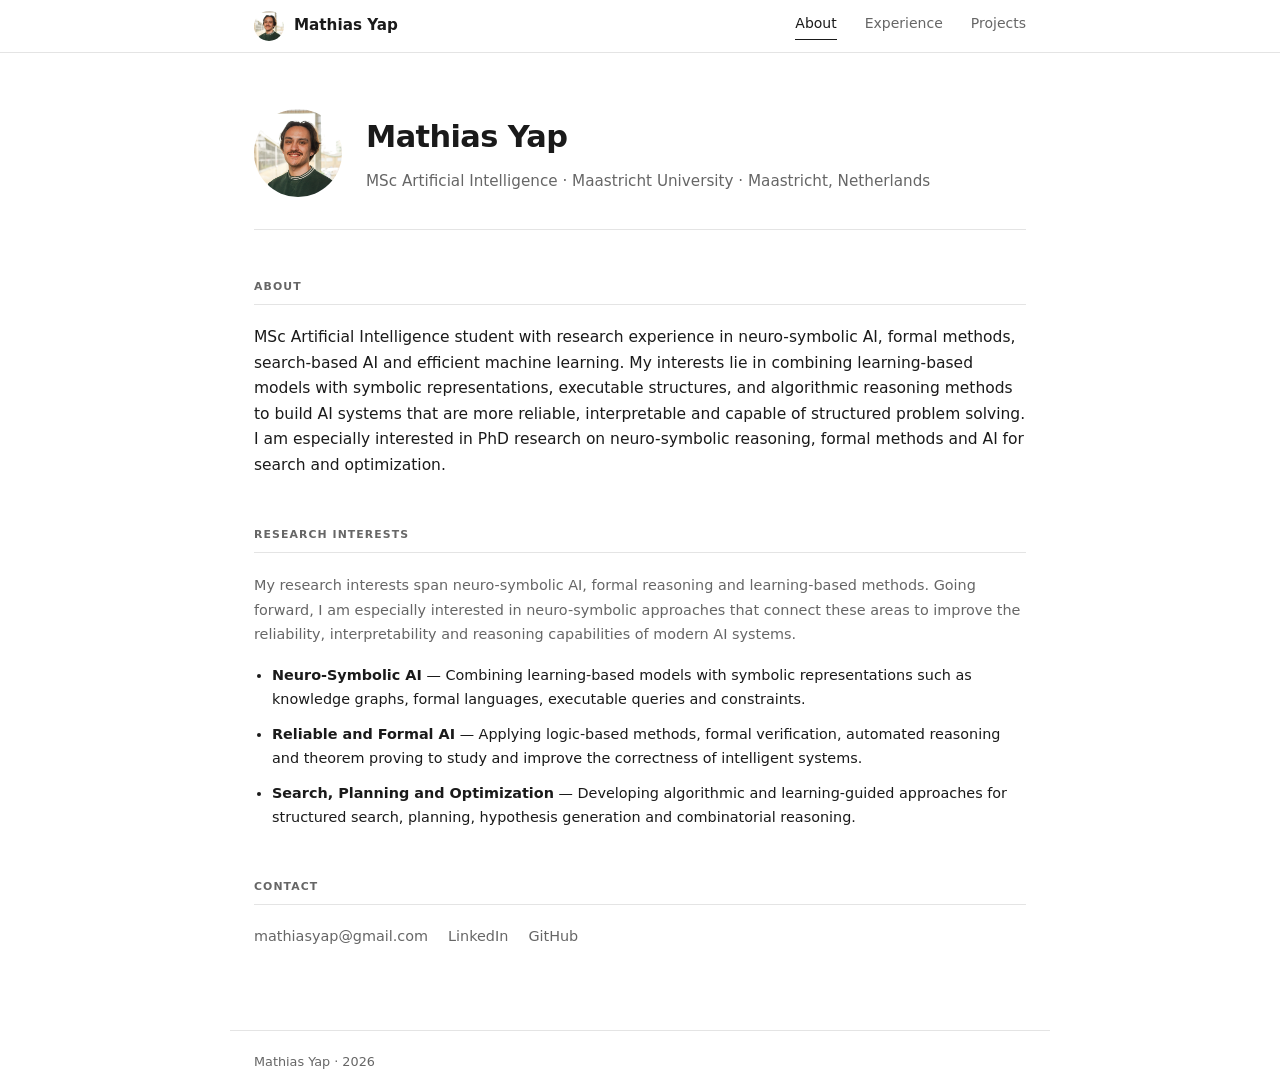
<file: index.html>
<!DOCTYPE html>
<html lang="en">

<head>
  <meta charset="UTF-8">
  <meta name="viewport" content="width=device-width, initial-scale=1.0">
  <title>Mathias Yap</title>
  <link rel="stylesheet" href="style.css">
</head>

<body>
  <nav>
    <div class="nav-inner">
      <a class="nav-name" href="index.html"><img class="nav-avatar" src="profile_photo.jpg" alt="Mathias Yap">Mathias
        Yap</a>
      <div class="nav-links">
        <a href="index.html" class="active">About</a>
        <a href="experience.html">Experience</a>
        <a href="projects.html">Projects</a>
      </div>
    </div>
  </nav>

  <main>
    <div class="profile-header">
      <img class="profile-photo" src="profile_photo.jpg" alt="Mathias Yap">
      <div>
        <h1>Mathias Yap</h1>
        <p class="subtitle">MSc Artificial Intelligence &middot; Maastricht University &middot; Maastricht, Netherlands
        </p>
      </div>
    </div>

    <section>
      <p class="section-label">About</p>
      <p>MSc Artificial Intelligence student with research experience in neuro-symbolic AI, formal methods, search-based
        AI and efficient machine learning. My interests lie in combining learning-based models with symbolic
        representations, executable structures, and algorithmic reasoning methods to build AI systems that are more
        reliable, interpretable and capable of structured problem solving. I am especially interested in PhD research on
        neuro-symbolic reasoning, formal methods and AI for search and optimization.</p>
    </section>

    <section>
      <p class="section-label">Research Interests</p>
      <p style="font-size: 0.9rem; color: var(--text-muted); line-height: 1.7; margin-bottom: 16px;">My research
        interests span neuro-symbolic AI, formal reasoning and learning-based methods. Going forward, I am especially
        interested in neuro-symbolic approaches that connect these areas to improve the reliability, interpretability
        and reasoning capabilities of modern AI systems.</p>
      <ul class="interest-list">
        <li><strong>Neuro-Symbolic AI</strong> &mdash; Combining learning-based models with symbolic representations
          such as knowledge graphs, formal languages, executable queries and constraints.</li>
        <li><strong>Reliable and Formal AI</strong> &mdash; Applying logic-based methods, formal verification, automated
          reasoning and theorem proving to study and improve the correctness of intelligent systems.</li>
        <li><strong>Search, Planning and Optimization</strong> &mdash; Developing algorithmic and learning-guided
          approaches for structured search, planning, hypothesis generation and combinatorial reasoning.</li>
      </ul>
    </section>

    <section>
      <p class="section-label">Contact</p>
      <div class="contact-links">
        <a href="mailto:mathiasyap@gmail.com">mathiasyap@gmail.com</a>
        <a href="#" target="_blank" rel="noopener">LinkedIn</a>
        <a href="https://github.com/Mathias-Yap" target="_blank" rel="noopener">GitHub</a>
      </div>
    </section>
  </main>

  <footer>
    <p>Mathias Yap &middot; 2026</p>
  </footer>
</body>

</html>
</file>
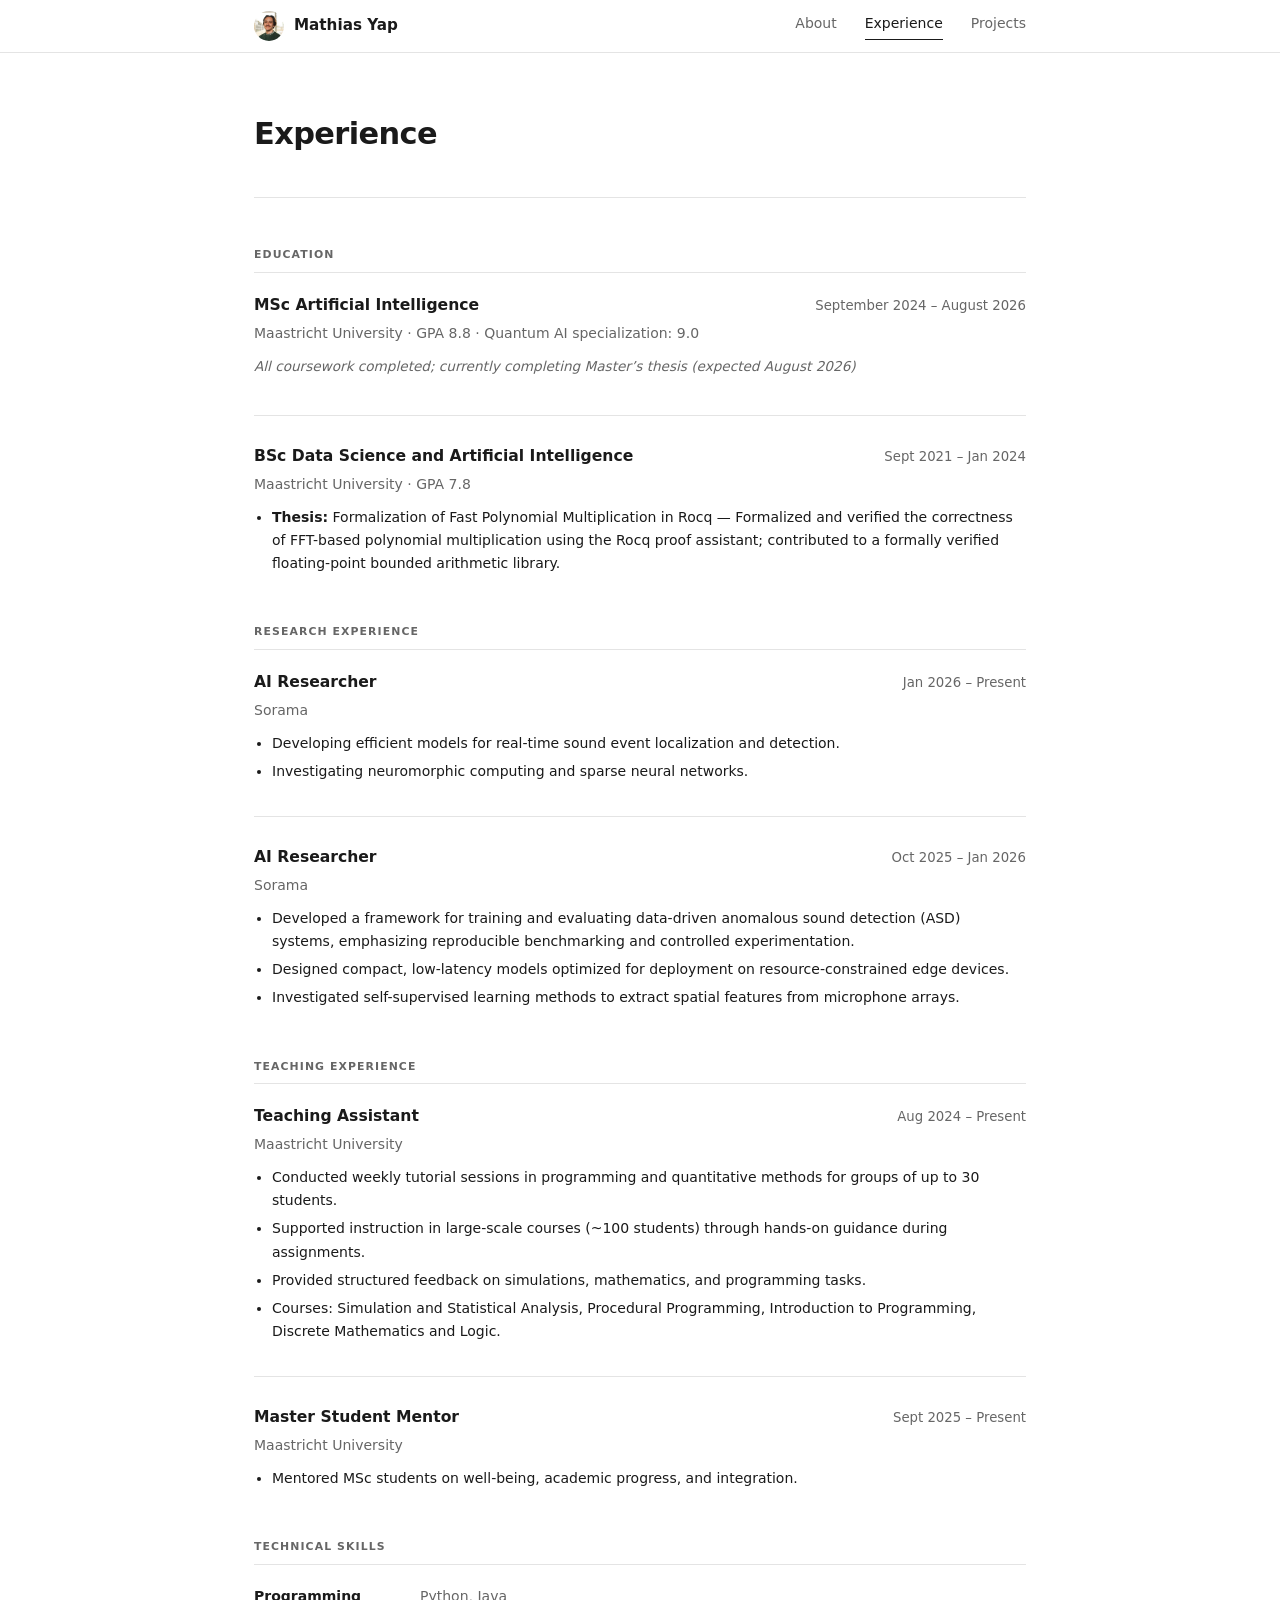
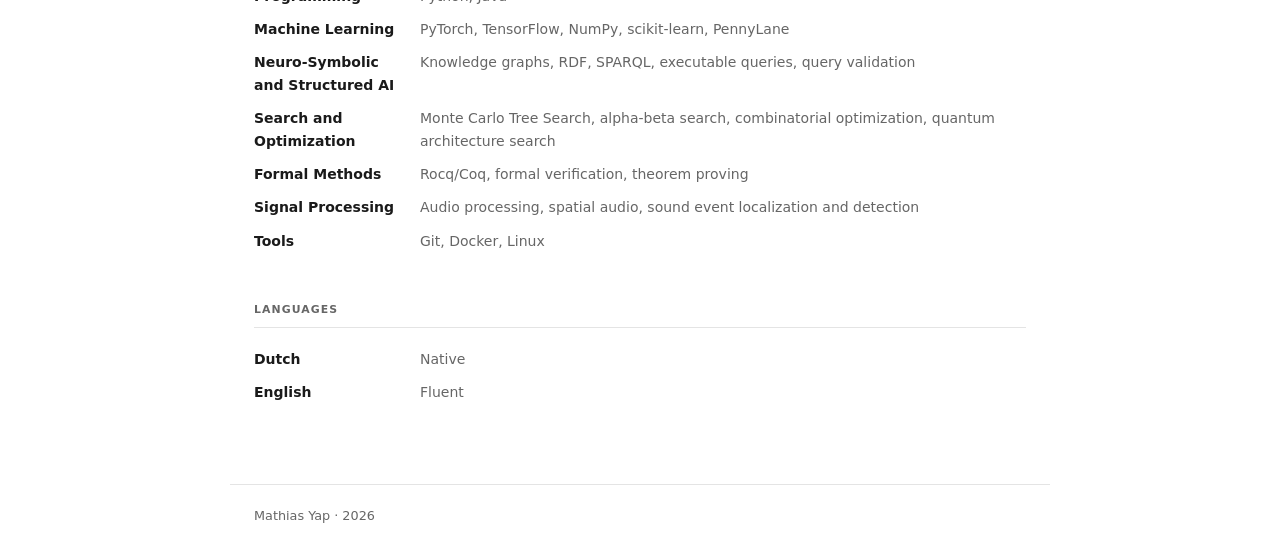
<file: experience.html>
<!DOCTYPE html>
<html lang="en">
<head>
  <meta charset="UTF-8">
  <meta name="viewport" content="width=device-width, initial-scale=1.0">
  <title>Experience &middot; Mathias Yap</title>
  <link rel="stylesheet" href="style.css">
</head>
<body>
  <nav>
    <div class="nav-inner">
      <a class="nav-name" href="index.html"><img class="nav-avatar" src="profile_photo.jpg" alt="Mathias Yap">Mathias Yap</a>
      <div class="nav-links">
        <a href="index.html">About</a>
        <a href="experience.html" class="active">Experience</a>
        <a href="projects.html">Projects</a>
      </div>
    </div>
  </nav>

  <main>
    <div class="page-header">
      <h1>Experience</h1>
    </div>

    <section>
      <p class="section-label">Education</p>

      <div class="entry">
        <div class="entry-header">
          <span class="entry-title">MSc Artificial Intelligence</span>
          <span class="entry-date">September 2024 &ndash; August 2026</span>
        </div>
        <div class="entry-sub">Maastricht University &middot; GPA 8.8 &middot; Quantum AI specialization: 9.0</div>
        <p class="entry-note">All coursework completed; currently completing Master&rsquo;s thesis (expected August 2026)</p>
      </div>

      <div class="entry">
        <div class="entry-header">
          <span class="entry-title">BSc Data Science and Artificial Intelligence</span>
          <span class="entry-date">Sept 2021 &ndash; Jan 2024</span>
        </div>
        <div class="entry-sub">Maastricht University &middot; GPA 7.8</div>
        <ul>
          <li><strong>Thesis:</strong> Formalization of Fast Polynomial Multiplication in Rocq &mdash; Formalized and verified the correctness of FFT-based polynomial multiplication using the Rocq proof assistant; contributed to a formally verified floating-point bounded arithmetic library.</li>
        </ul>
      </div>
    </section>

    <section>
      <p class="section-label">Research Experience</p>

      <div class="entry">
        <div class="entry-header">
          <span class="entry-title">AI Researcher</span>
          <span class="entry-date">Jan 2026 &ndash; Present</span>
        </div>
        <div class="entry-sub">Sorama</div>
        <ul>
          <li>Developing efficient models for real-time sound event localization and detection.</li>
          <li>Investigating neuromorphic computing and sparse neural networks.</li>
        </ul>
      </div>

      <div class="entry">
        <div class="entry-header">
          <span class="entry-title">AI Researcher</span>
          <span class="entry-date">Oct 2025 &ndash; Jan 2026</span>
        </div>
        <div class="entry-sub">Sorama</div>
        <ul>
          <li>Developed a framework for training and evaluating data-driven anomalous sound detection (ASD) systems, emphasizing reproducible benchmarking and controlled experimentation.</li>
          <li>Designed compact, low-latency models optimized for deployment on resource-constrained edge devices.</li>
          <li>Investigated self-supervised learning methods to extract spatial features from microphone arrays.</li>
        </ul>
      </div>
    </section>

    <section>
      <p class="section-label">Teaching Experience</p>

      <div class="entry">
        <div class="entry-header">
          <span class="entry-title">Teaching Assistant</span>
          <span class="entry-date">Aug 2024 &ndash; Present</span>
        </div>
        <div class="entry-sub">Maastricht University</div>
        <ul>
          <li>Conducted weekly tutorial sessions in programming and quantitative methods for groups of up to 30 students.</li>
          <li>Supported instruction in large-scale courses (~100 students) through hands-on guidance during assignments.</li>
          <li>Provided structured feedback on simulations, mathematics, and programming tasks.</li>
          <li>Courses: Simulation and Statistical Analysis, Procedural Programming, Introduction to Programming, Discrete Mathematics and Logic.</li>
        </ul>
      </div>

      <div class="entry">
        <div class="entry-header">
          <span class="entry-title">Master Student Mentor</span>
          <span class="entry-date">Sept 2025 &ndash; Present</span>
        </div>
        <div class="entry-sub">Maastricht University</div>
        <ul>
          <li>Mentored MSc students on well-being, academic progress, and integration.</li>
        </ul>
      </div>
    </section>

    <section>
      <p class="section-label">Technical Skills</p>
      <div class="skills-table">
        <div class="skills-row">
          <span class="skills-label">Programming</span>
          <span class="skills-value">Python, Java</span>
        </div>
        <div class="skills-row">
          <span class="skills-label">Machine Learning</span>
          <span class="skills-value">PyTorch, TensorFlow, NumPy, scikit-learn, PennyLane</span>
        </div>
        <div class="skills-row">
          <span class="skills-label">Neuro-Symbolic and Structured AI</span>
          <span class="skills-value">Knowledge graphs, RDF, SPARQL, executable queries, query validation</span>
        </div>
        <div class="skills-row">
          <span class="skills-label">Search and Optimization</span>
          <span class="skills-value">Monte Carlo Tree Search, alpha-beta search, combinatorial optimization, quantum architecture search</span>
        </div>
        <div class="skills-row">
          <span class="skills-label">Formal Methods</span>
          <span class="skills-value">Rocq/Coq, formal verification, theorem proving</span>
        </div>
        <div class="skills-row">
          <span class="skills-label">Signal Processing</span>
          <span class="skills-value">Audio processing, spatial audio, sound event localization and detection</span>
        </div>
        <div class="skills-row">
          <span class="skills-label">Tools</span>
          <span class="skills-value">Git, Docker, Linux</span>
        </div>
      </div>
    </section>

    <section>
      <p class="section-label">Languages</p>
      <div class="skills-table">
        <div class="skills-row">
          <span class="skills-label">Dutch</span>
          <span class="skills-value">Native</span>
        </div>
        <div class="skills-row">
          <span class="skills-label">English</span>
          <span class="skills-value">Fluent</span>
        </div>
      </div>
    </section>
  </main>

  <footer>
    <p>Mathias Yap &middot; 2026</p>
  </footer>
</body>
</html>
</file>
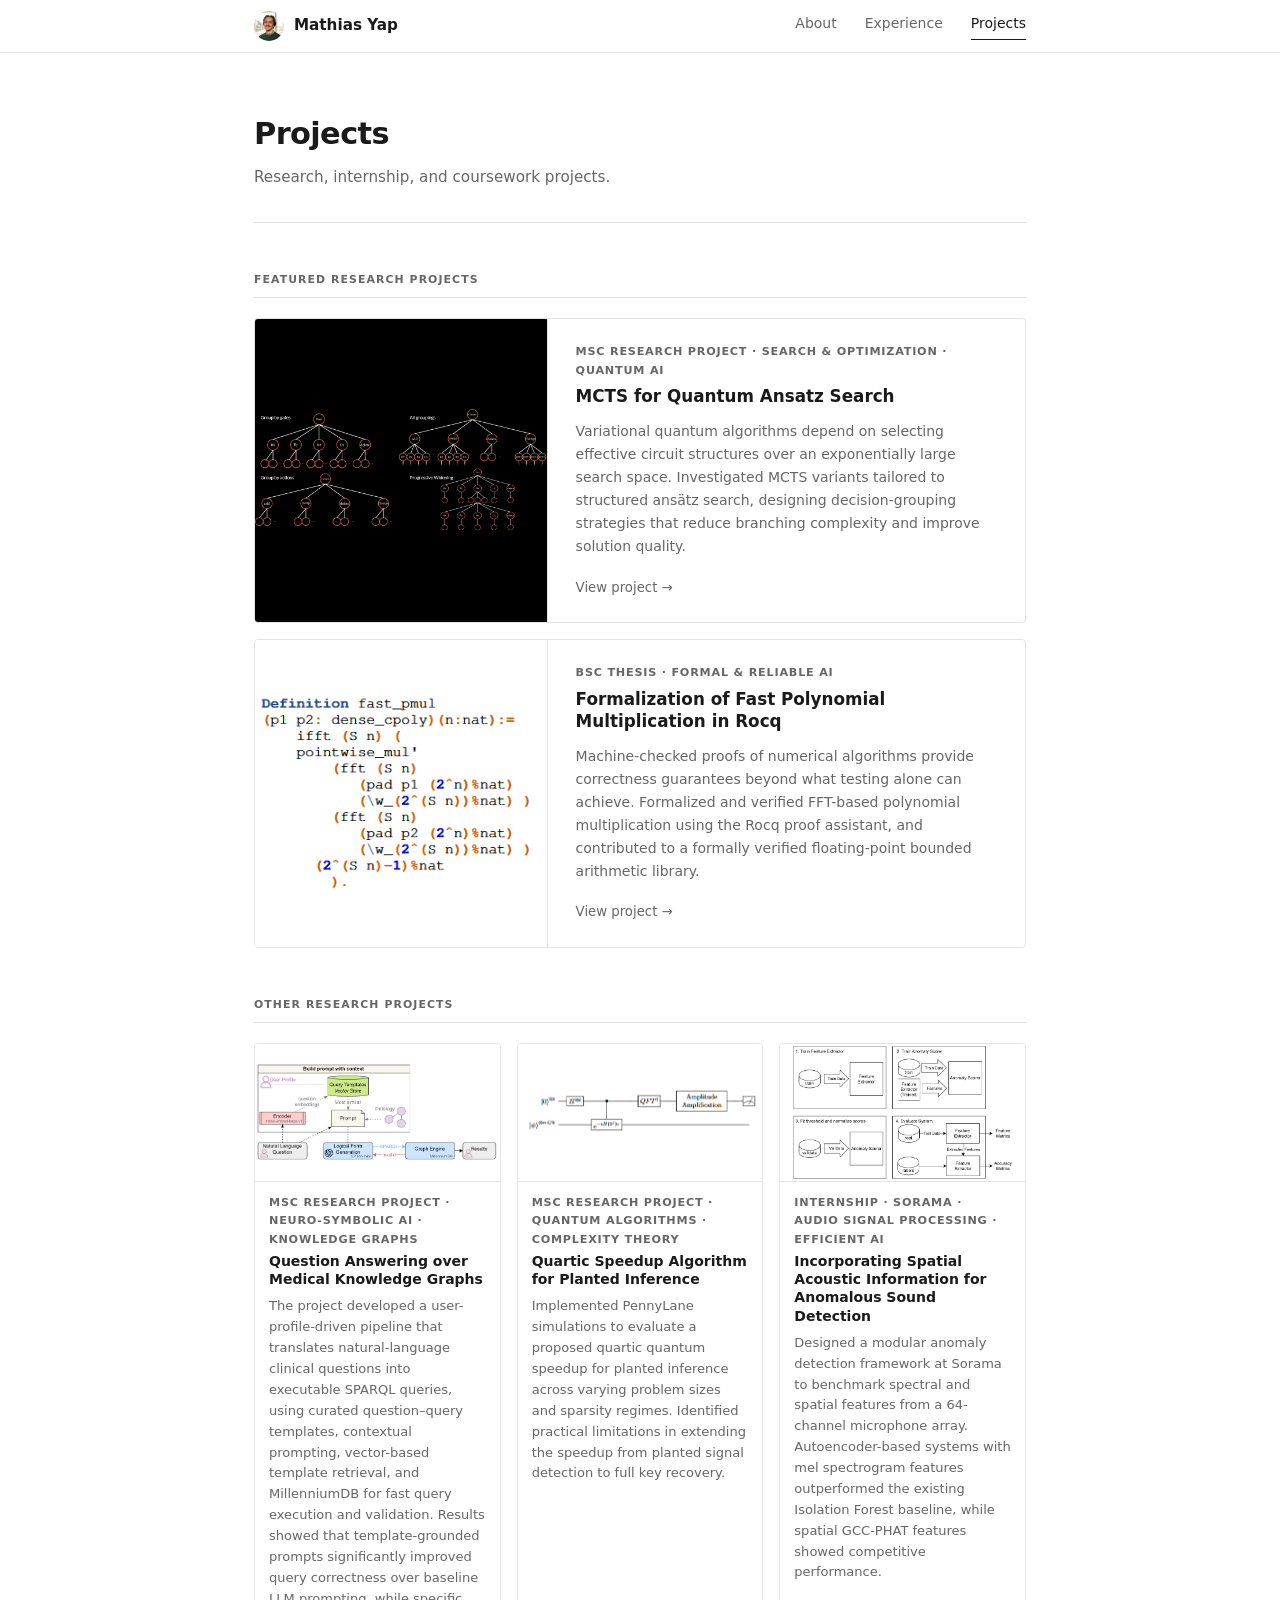
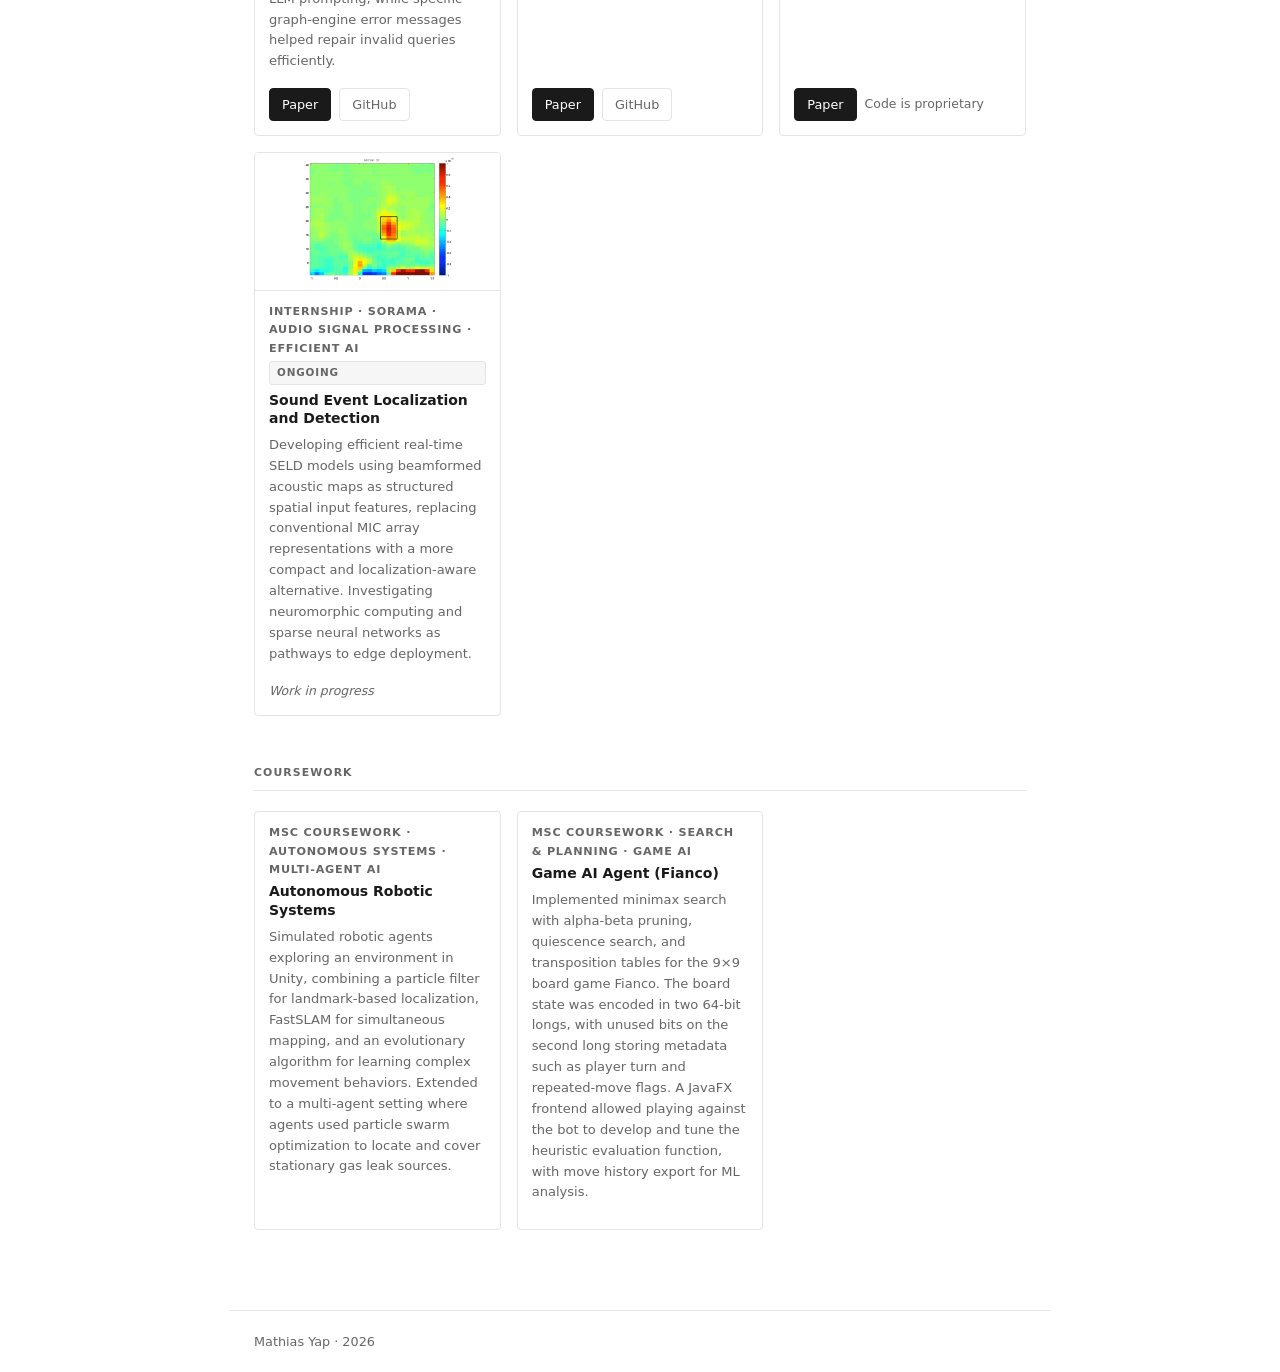
<file: projects.html>
<!DOCTYPE html>
<html lang="en">

<head>
  <meta charset="UTF-8">
  <meta name="viewport" content="width=device-width, initial-scale=1.0">
  <title>Projects &middot; Mathias Yap</title>
  <link rel="stylesheet" href="style.css">
</head>

<body>
  <nav>
    <div class="nav-inner">
      <a class="nav-name" href="index.html"><img class="nav-avatar" src="profile_photo.jpg" alt="Mathias Yap">Mathias
        Yap</a>
      <div class="nav-links">
        <a href="index.html">About</a>
        <a href="experience.html">Experience</a>
        <a href="projects.html" class="active">Projects</a>
      </div>
    </div>
  </nav>

  <main>
    <div class="page-header">
      <h1>Projects</h1>
      <p class="subtitle">Research, internship, and coursework projects.</p>
    </div>

    <!-- ── Featured ── -->
    <section>
      <p class="section-label">Featured Research Projects</p>

      <a href="projects/mcts-qas.html" class="card-featured">
        <div class="card-featured-img" style="background: #000;">
          <img src="project_files/mcts_qas/thumbnail.png" alt="MCTS for Quantum Ansatz Search">
        </div>
        <div class="card-featured-body">
          <p class="card-context">MSc Research Project &middot; Search &amp; Optimization &middot; Quantum AI</p>
          <h2 class="card-title">MCTS for Quantum Ansatz Search</h2>
          <p class="card-featured-desc">Variational quantum algorithms depend on selecting effective circuit structures
            over an exponentially large search space. Investigated MCTS variants tailored to structured ans&auml;tz
            search, designing decision-grouping strategies that reduce branching complexity and improve solution
            quality.</p>
          <span class="card-featured-action">View project &rarr;</span>
        </div>
      </a>

      <a href="projects/rocq-fft.html" class="card-featured">
        <div class="card-featured-img" style="background: #fff;">
          <img src="project_files/rocq_formalization/pmul_algorithm.png" alt="Fast polynomial multiplication algorithm">
        </div>
        <div class="card-featured-body">
          <p class="card-context">BSc Thesis &middot; Formal &amp; Reliable AI</p>
          <h2 class="card-title">Formalization of Fast Polynomial Multiplication in Rocq</h2>
          <p class="card-featured-desc">Machine-checked proofs of numerical algorithms provide correctness guarantees
            beyond what testing alone can achieve. Formalized and verified FFT-based polynomial multiplication using the
            Rocq proof assistant, and contributed to a formally verified floating-point bounded arithmetic library.</p>
          <span class="card-featured-action">View project &rarr;</span>
        </div>
      </a>

    </section>

    <!-- ── Other Research Projects ── -->
    <section>
      <p class="section-label">Other Research Projects</p>
      <div class="projects-grid-compact">

        <div class="card-compact">
          <div class="card-compact-img" style="background: #fff;">
            <img src="project_files/phkg/pipeline.png" alt="phkg question answering pipeline"
              style="object-fit: contain;">
          </div>
          <div class="card-compact-body">
            <p class="card-context">MSc Research Project &middot; Neuro-Symbolic AI &middot; Knowledge Graphs</p>
            <h3 class="card-title">Question Answering over Medical Knowledge Graphs</h3>
            <p class="card-compact-desc">The project developed a user-profile-driven pipeline that translates
              natural-language clinical questions into executable SPARQL queries, using curated question–query
              templates, contextual prompting, vector-based template retrieval, and MillenniumDB for fast query
              execution and validation. Results showed that template-grounded prompts significantly improved query
              correctness over baseline LLM prompting, while specific graph-engine error messages helped repair invalid
              queries efficiently.</p>
            <div class="card-links">
              <a href="project_files/phkg/Group_17_report-2%20(1)-1.pdf" class="btn btn-dark">Paper</a>
              <a href="https://github.com/Mathias-Yap/MAI_Project_PHKG" class="btn">GitHub</a>
            </div>
          </div>
        </div>

        <div class="card-compact">
          <div class="card-compact-img" style="background: #fff">
            <img src="project_files/quartic_speedup/qft.png" alt="qft" style="object-fit: contain;">
          </div>
          <div class="card-compact-body">
            <p class="card-context">MSc Research Project &middot; Quantum Algorithms &middot; Complexity Theory</p>
            <h3 class="card-title">Quartic Speedup Algorithm for Planted Inference</h3>
            <p class="card-compact-desc">Implemented PennyLane simulations to evaluate a proposed quartic quantum
              speedup for planted inference across varying problem sizes and sparsity regimes. Identified practical
              limitations in extending the speedup from planted signal detection to full key recovery.</p>
            <div class="card-links">
              <a href="project_files/quartic_speedup/Quantum_Research_Project_Group_3_Final_Report.pdf"
                class="btn btn-dark">Paper</a>
              <a href="https://github.com/Mathias-Yap/QuarticSpeedupK-XOR" class="btn">GitHub</a>
            </div>
          </div>
        </div>

        <div class="card-compact">
          <div class="card-compact-img" style="background: #fff;">
            <img src="project_files/asd_sorama/train_test_anomaly_detection.png"
              alt="Train/test anomaly detection pipeline" style="object-fit: contain;">
          </div>
          <div class="card-compact-body">
            <p class="card-context">Internship &middot; Sorama &middot; Audio Signal Processing &middot; Efficient AI
            </p>
            <h3 class="card-title">Incorporating Spatial Acoustic Information for Anomalous Sound Detection</h3>
            <p class="card-compact-desc">Designed a modular anomaly detection framework at Sorama to benchmark spectral
              and spatial features from a 64-channel microphone array. Autoencoder-based systems with mel spectrogram
              features outperformed the existing Isolation Forest baseline, while spatial GCC-PHAT features showed
              competitive performance.</p>
            <div class="card-links">
              <a href="project_files/asd_sorama/technical_report_anomalous_sound_detection-2.pdf"
                class="btn btn-dark">Paper</a>
              <span style="font-size: 0.78rem; color: var(--text-muted); align-self: center;">Code is proprietary</span>
            </div>
          </div>
        </div>

        <div class="card-compact">
          <div class="card-compact-img" style="background: #fff;">
            <img src="project_files/seld/beamforming.png" alt="Beamformed acoustic map" style="object-fit: contain;">
          </div>
          <div class="card-compact-body">
            <p class="card-context">Internship &middot; Sorama &middot; Audio Signal Processing &middot; Efficient AI
            </p>
            <span class="card-status">Ongoing</span>
            <h3 class="card-title">Sound Event Localization and Detection</h3>
            <p class="card-compact-desc">Developing efficient real-time SELD models using beamformed acoustic maps as
              structured spatial input features, replacing conventional MIC array representations with a more compact
              and localization-aware alternative. Investigating neuromorphic computing and sparse neural networks as
              pathways to edge deployment.</p>
            <div class="card-links">
              <span style="font-size: 0.78rem; color: var(--text-muted); font-style: italic;">Work in progress</span>
            </div>
          </div>
        </div>

      </div>
    </section>

    <!-- ── Coursework ── -->
    <section>
      <p class="section-label">Coursework</p>
      <div class="projects-grid-compact">

        <div class="card-compact">
          <div class="card-compact-body">
            <p class="card-context">MSc Coursework &middot; Autonomous Systems &middot; Multi-Agent AI</p>
            <h3 class="card-title">Autonomous Robotic Systems</h3>
            <p class="card-compact-desc">Simulated robotic agents exploring an environment in Unity, combining a
              particle filter for landmark-based localization, FastSLAM for simultaneous mapping, and an evolutionary
              algorithm for learning complex movement behaviors. Extended to a multi-agent setting where agents used
              particle swarm optimization to locate and cover stationary gas leak sources.</p>
          </div>
        </div>

        <div class="card-compact">
          <div class="card-compact-body">
            <p class="card-context">MSc Coursework &middot; Search &amp; Planning &middot; Game AI</p>
            <h3 class="card-title">Game AI Agent (Fianco)</h3>
            <p class="card-compact-desc">Implemented minimax search with alpha-beta pruning, quiescence search, and
              transposition tables for the 9&times;9 board game Fianco. The board state was encoded in two 64-bit longs,
              with unused bits on the second long storing metadata such as player turn and repeated-move flags. A JavaFX
              frontend allowed playing against the bot to develop and tune the heuristic evaluation function, with move
              history export for ML analysis.</p>
          </div>
        </div>

      </div>
    </section>

  </main>

  <footer>
    <p>Mathias Yap &middot; 2026</p>
  </footer>
</body>

</html>
</file>
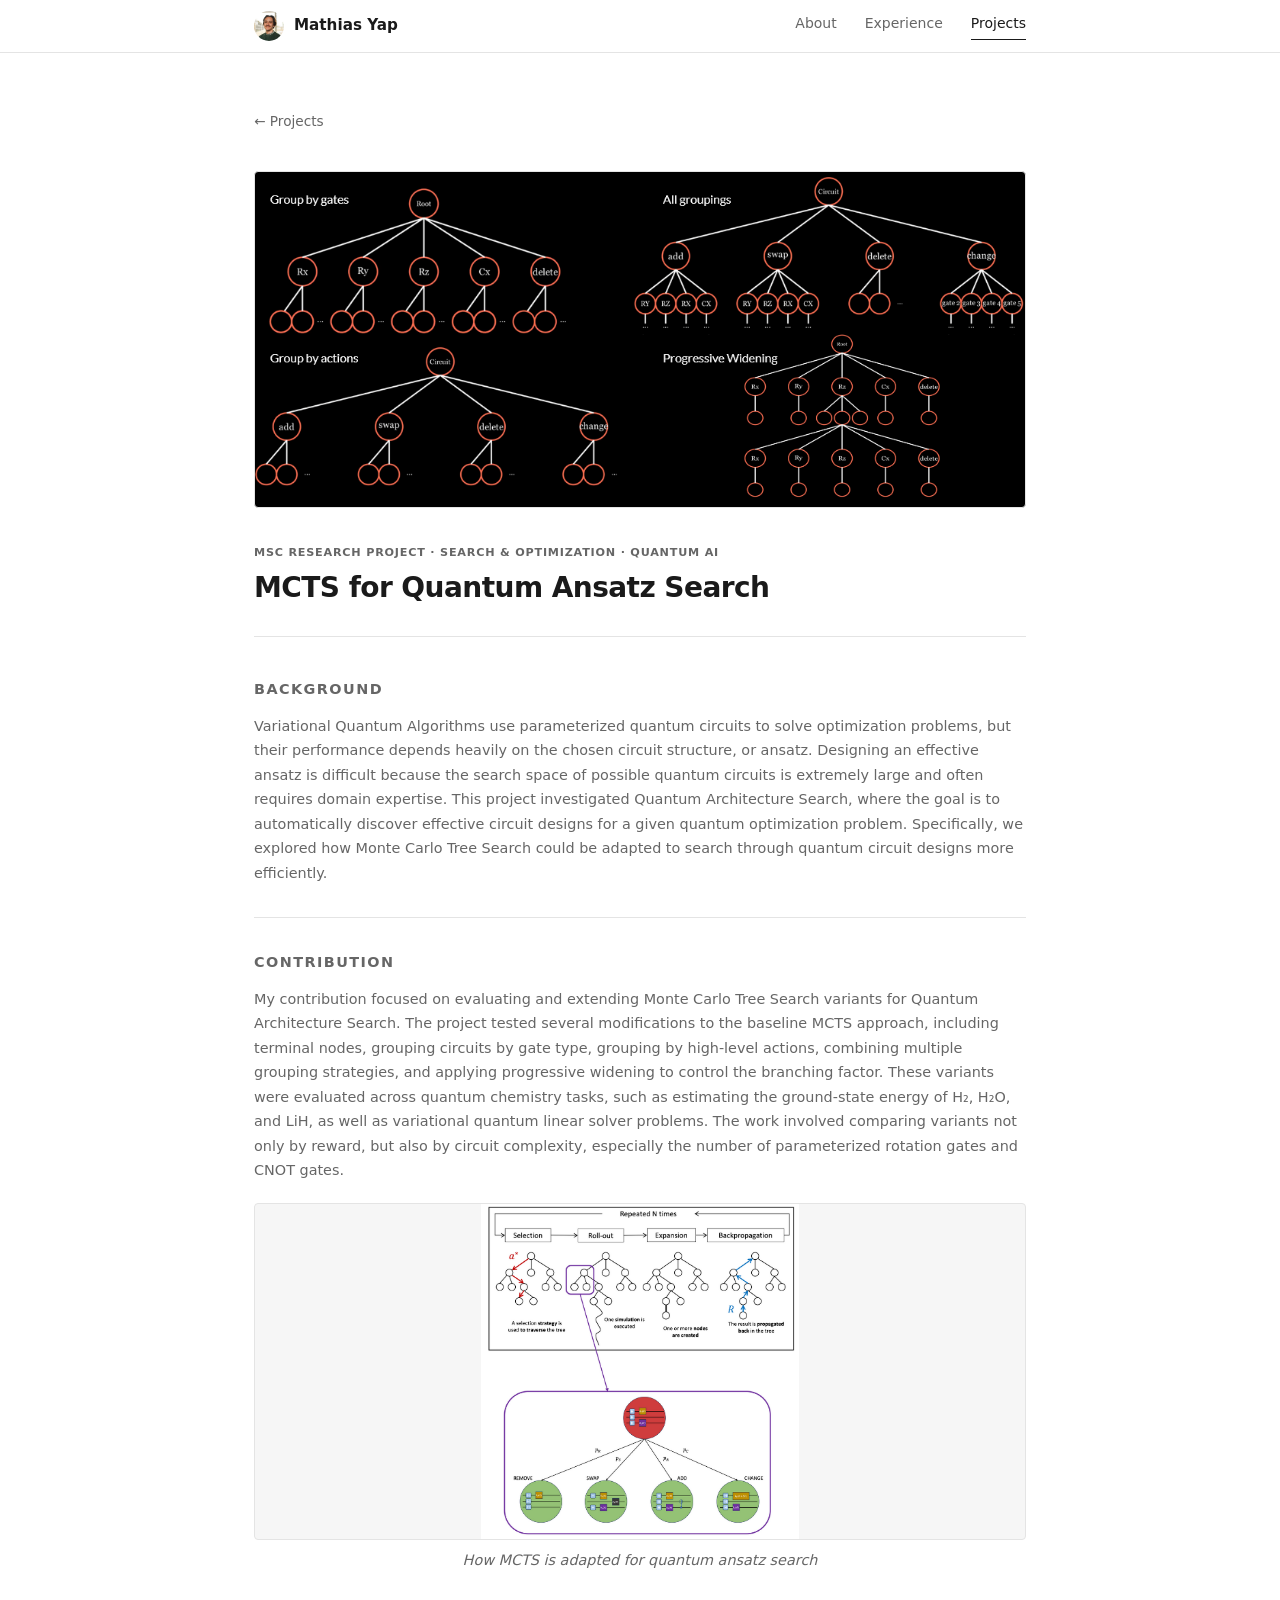
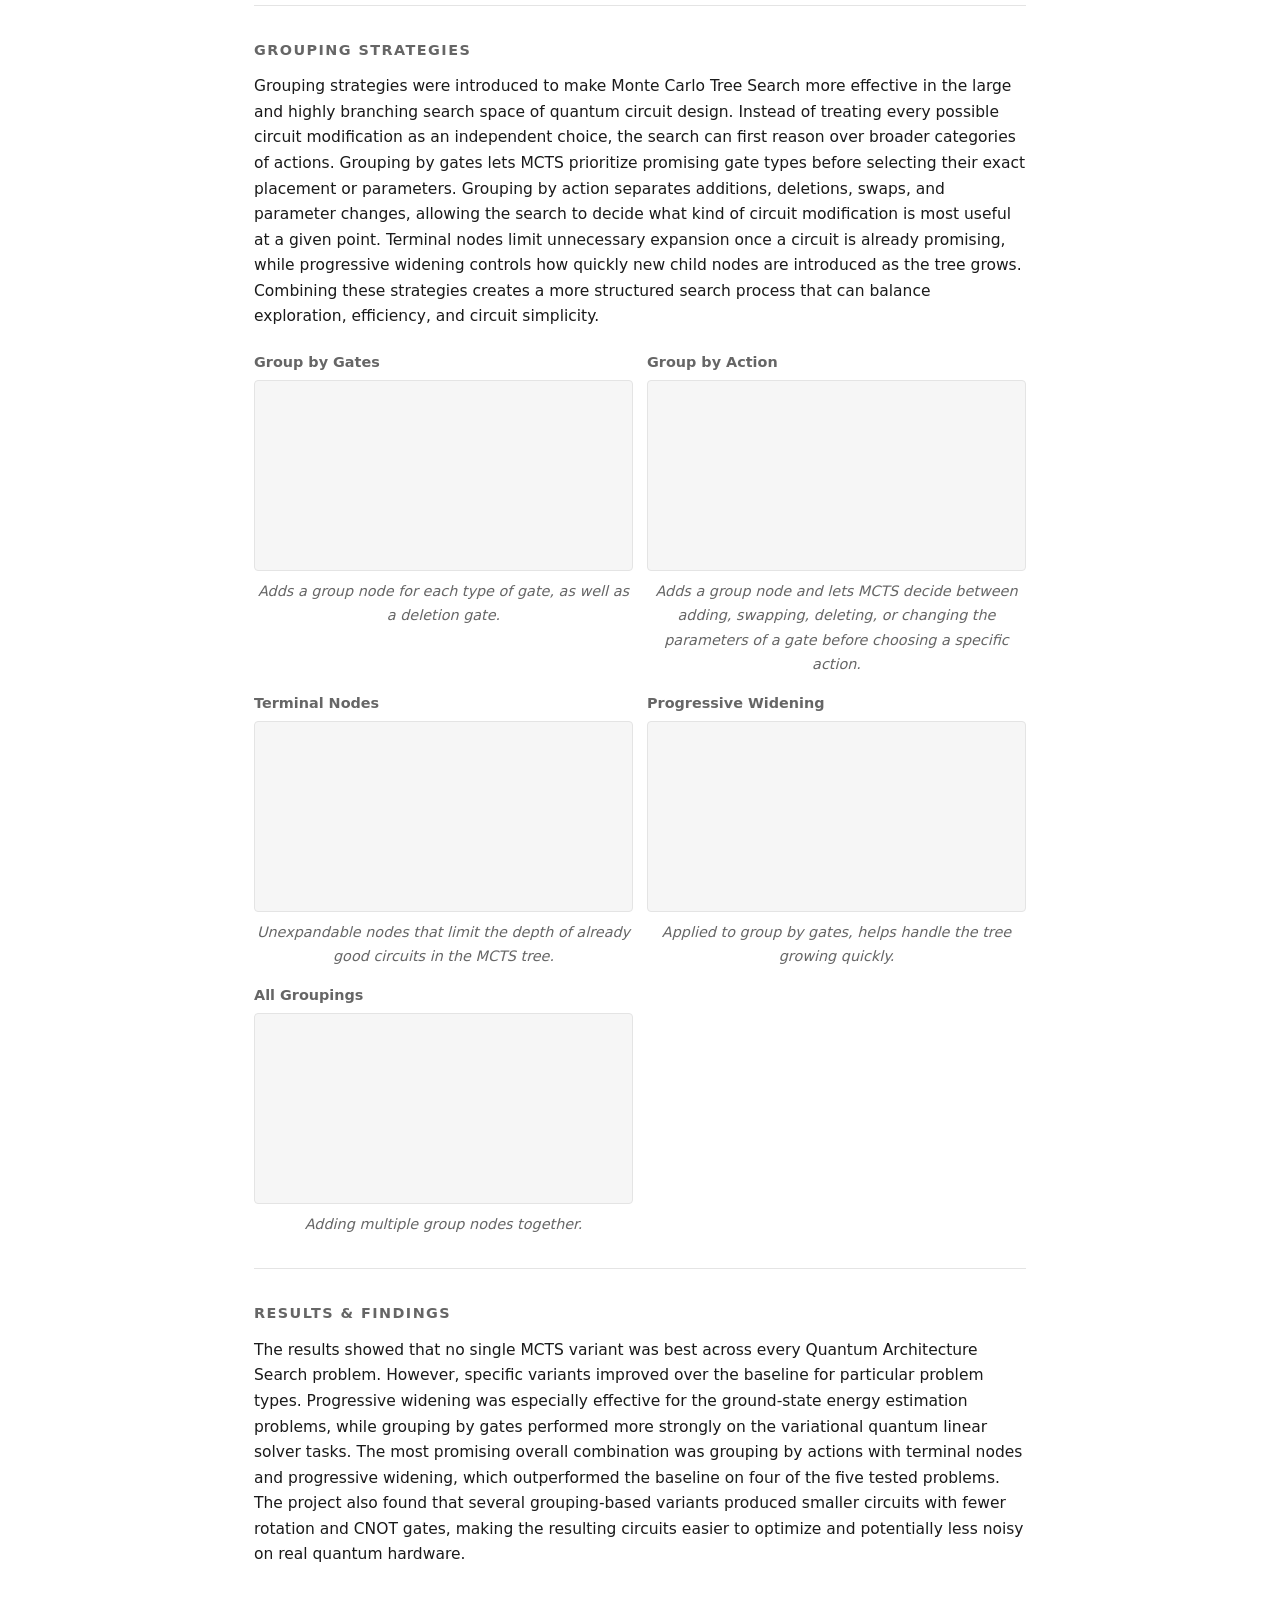
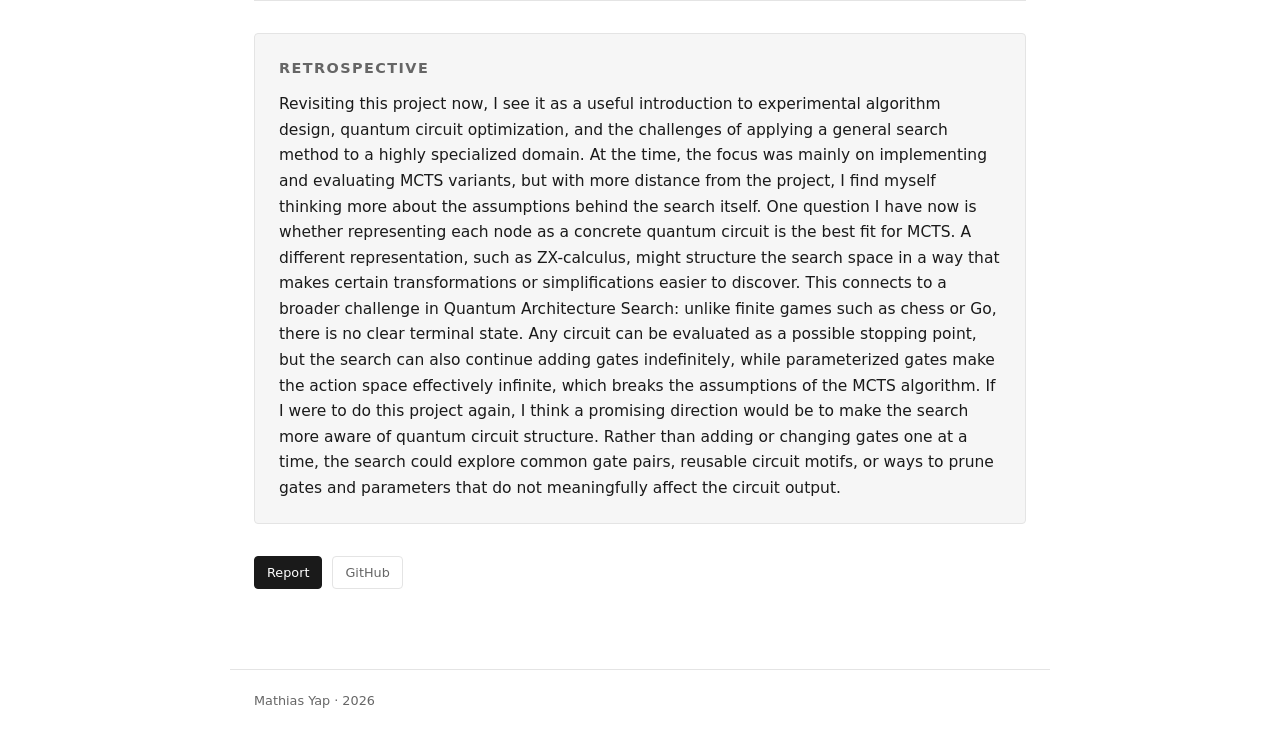
<file: projects/mcts-qas.html>
<!DOCTYPE html>
<html lang="en">

<head>
  <meta charset="UTF-8">
  <meta name="viewport" content="width=device-width, initial-scale=1.0">
  <title>MCTS for Quantum Ansatz Search &middot; Mathias Yap</title>
  <link rel="stylesheet" href="../style.css">
</head>

<body>
  <nav>
    <div class="nav-inner">
      <a class="nav-name" href="../index.html"><img class="nav-avatar" src="../profile_photo.jpg" alt="Mathias Yap">Mathias Yap</a>
      <div class="nav-links">
        <a href="../index.html">About</a>
        <a href="../experience.html">Experience</a>
        <a href="../projects.html" class="active">Projects</a>
      </div>
    </div>
  </nav>

  <main>
    <a href="../projects.html" class="back-link">&larr; Projects</a>

    <div class="project-banner" style="background: #000;">
      <img src="../project_files/mcts_qas/thumbnail.png" alt="MCTS for Quantum Ansatz Search">
    </div>

    <div class="project-header">
      <p class="card-context">MSc Research Project &middot; Search &amp; Optimization &middot; Quantum AI</p>
      <h1>MCTS for Quantum Ansatz Search</h1>
    </div>

    <div class="project-section">
      <p class="project-section-label">Background</p>
      <p>Variational Quantum Algorithms use parameterized quantum circuits to solve optimization problems, but their
        performance depends heavily on the chosen circuit structure, or ansatz. Designing an effective ansatz is
        difficult because the search space of possible quantum circuits is extremely large and often requires domain
        expertise. This project investigated Quantum Architecture Search, where the goal is to automatically discover
        effective circuit designs for a given quantum optimization problem. Specifically, we explored how Monte Carlo
        Tree Search could be adapted to search through quantum circuit designs more efficiently.</span></p>
    </div>

    <div class="project-section">
      <p class="project-section-label">Contribution</p>
      <p>My contribution focused on evaluating and extending Monte Carlo Tree Search variants for Quantum Architecture
        Search. The project tested several modifications to the baseline MCTS approach, including terminal nodes,
        grouping circuits by gate type, grouping by high-level actions, combining multiple grouping strategies, and
        applying progressive widening to control the branching factor. These variants were evaluated across quantum
        chemistry tasks, such as estimating the ground-state energy of H₂, H₂O, and LiH, as well as variational quantum
        linear solver problems. The work involved comparing variants not only by reward, but also by circuit complexity,
        especially the number of parameterized rotation gates and CNOT gates.</span></p>
      <div class="anim-feature">
        <div class="anim-placeholder">
          <img src="../project_files/mcts_qas/mcts_qas_adaptation.png"
            alt="How MCTS is adapted for quantum ansatz search">
        </div>
        <p class="anim-caption">How MCTS is adapted for quantum ansatz search</p>
      </div>
    </div>

    <div class="project-section">
      <p class="project-section-label">Grouping Strategies</p>
      Grouping strategies were introduced to make Monte Carlo Tree Search more effective in the large and highly
      branching search space of quantum circuit design. Instead of treating every possible circuit modification as an
      independent choice, the search can first reason over broader categories of actions. Grouping by gates lets MCTS
      prioritize promising gate types before selecting their exact placement or parameters. Grouping by action separates
      additions, deletions, swaps, and parameter changes, allowing the search to decide what kind of circuit
      modification is most useful at a given point. Terminal nodes limit unnecessary expansion once a circuit is already
      promising, while progressive widening controls how quickly new child nodes are introduced as the tree grows.
      Combining these strategies creates a more structured search process that can balance exploration, efficiency, and
      circuit simplicity.
      <div class="anim-grid">
        <div class="anim-card">
          <p class="anim-card-label">Group by Gates</p>
          <div class="anim-placeholder">
            <video autoplay loop muted playsinline>
              <source src="../project_files/mcts_qas/GatesScene.mp4" type="video/mp4">
              <track kind="descriptions" src="../project_files/mcts_qas/GatesScene.vtt" default>
            </video>
          </div>
          <p class="anim-caption">Adds a group node for each type of gate, as well as a deletion gate.</p>
        </div>
        <div class="anim-card">
          <p class="anim-card-label">Group by Action</p>
          <div class="anim-placeholder">
            <video autoplay loop muted playsinline>
              <source src="../project_files/mcts_qas/group_by_action.mp4" type="video/mp4">
              <track kind="descriptions" src="../project_files/mcts_qas/group_by_action.vtt" default>
            </video>
          </div>
          <p class="anim-caption">Adds a group node and lets MCTS decide between adding, swapping, deleting, or changing
            the parameters of a gate before choosing a specific action.</p>
        </div>
        <div class="anim-card">
          <p class="anim-card-label">Terminal Nodes</p>
          <div class="anim-placeholder">
            <video autoplay loop muted playsinline>
              <source src="../project_files/mcts_qas/TerminalScene.mp4" type="video/mp4">
              <track kind="descriptions" src="../project_files/mcts_qas/TerminalScene.vtt" default>
            </video>
          </div>
          <p class="anim-caption">Unexpandable nodes that limit the depth of already good circuits in the MCTS tree.</p>
        </div>
        <div class="anim-card">
          <p class="anim-card-label">Progressive Widening</p>
          <div class="anim-placeholder">
            <video autoplay loop muted playsinline>
              <source src="../project_files/mcts_qas/PW_Scene.mp4" type="video/mp4">
              <track kind="descriptions" src="../project_files/mcts_qas/PW_Scene.vtt" default>
            </video>
          </div>
          <p class="anim-caption">Applied to group by gates, helps handle the tree growing quickly.</p>
        </div>
        <div class="anim-card">
          <p class="anim-card-label">All Groupings</p>
          <div class="anim-placeholder">
            <video autoplay loop muted playsinline>
              <source src="../project_files/mcts_qas/AllGroupings.mp4" type="video/mp4">
              <track kind="descriptions" src="../project_files/mcts_qas/AllGroupings.vtt" default>
            </video>
          </div>
          <p class="anim-caption">Adding multiple group nodes together.</p>
        </div>
      </div>
    </div>

    <div class="project-section">
      <p class="project-section-label">Results &amp; Findings</p>
      The results showed that no single MCTS variant was best across every Quantum Architecture
      Search problem. However, specific variants improved over the baseline for particular problem types. Progressive
      widening was especially effective for the ground-state energy estimation problems, while grouping by gates
      performed more strongly on the variational quantum linear solver tasks. The most promising overall combination
      was grouping by actions with terminal nodes and progressive widening, which outperformed the baseline on four of
      the five tested problems. The project also found that several grouping-based variants produced smaller circuits
      with fewer rotation and CNOT gates, making the resulting circuits easier to optimize and potentially less noisy
      on real quantum hardware.
    </div>

    <div class="project-retrospective">
      <p class="project-section-label">Retrospective</p>
      Revisiting this project now, I see it as a useful introduction to experimental algorithm
      design, quantum circuit optimization, and the challenges of applying a general search method to a highly
      specialized domain. At the time, the focus was mainly on implementing and evaluating MCTS variants, but with
      more distance from the project, I find myself thinking more about the assumptions behind the search itself.

      One question I have now is whether representing each node as a concrete quantum circuit is the best fit for
      MCTS. A different representation, such as ZX-calculus, might structure the search space in a way that makes
      certain transformations or simplifications easier to discover. This connects to a broader challenge in Quantum
      Architecture Search: unlike finite games such as chess or Go, there is no clear terminal state. Any circuit can
      be evaluated as a possible stopping point, but the search can also continue adding gates indefinitely, while
      parameterized gates make the action space effectively infinite, which breaks the assumptions of the MCTS
      algorithm.

      If I were to do this project again, I think a promising direction would be to make the search more aware of
      quantum circuit
      structure. Rather than adding or changing gates one at a time, the search could explore common gate pairs,
      reusable circuit motifs, or ways to prune gates and parameters that do not meaningfully affect the circuit
      output.
    </div>

    <div class="project-links">
      <a href="../project_files/mcts_qas/report.pdf" class="btn btn-dark">Report</a>
      <a href="https://github.com/andresLebbos/mcts-qa" class="btn">GitHub</a>
    </div>
  </main>

  <footer>
    <p>Mathias Yap &middot; 2026</p>
  </footer>
</body>

</html>
</file>
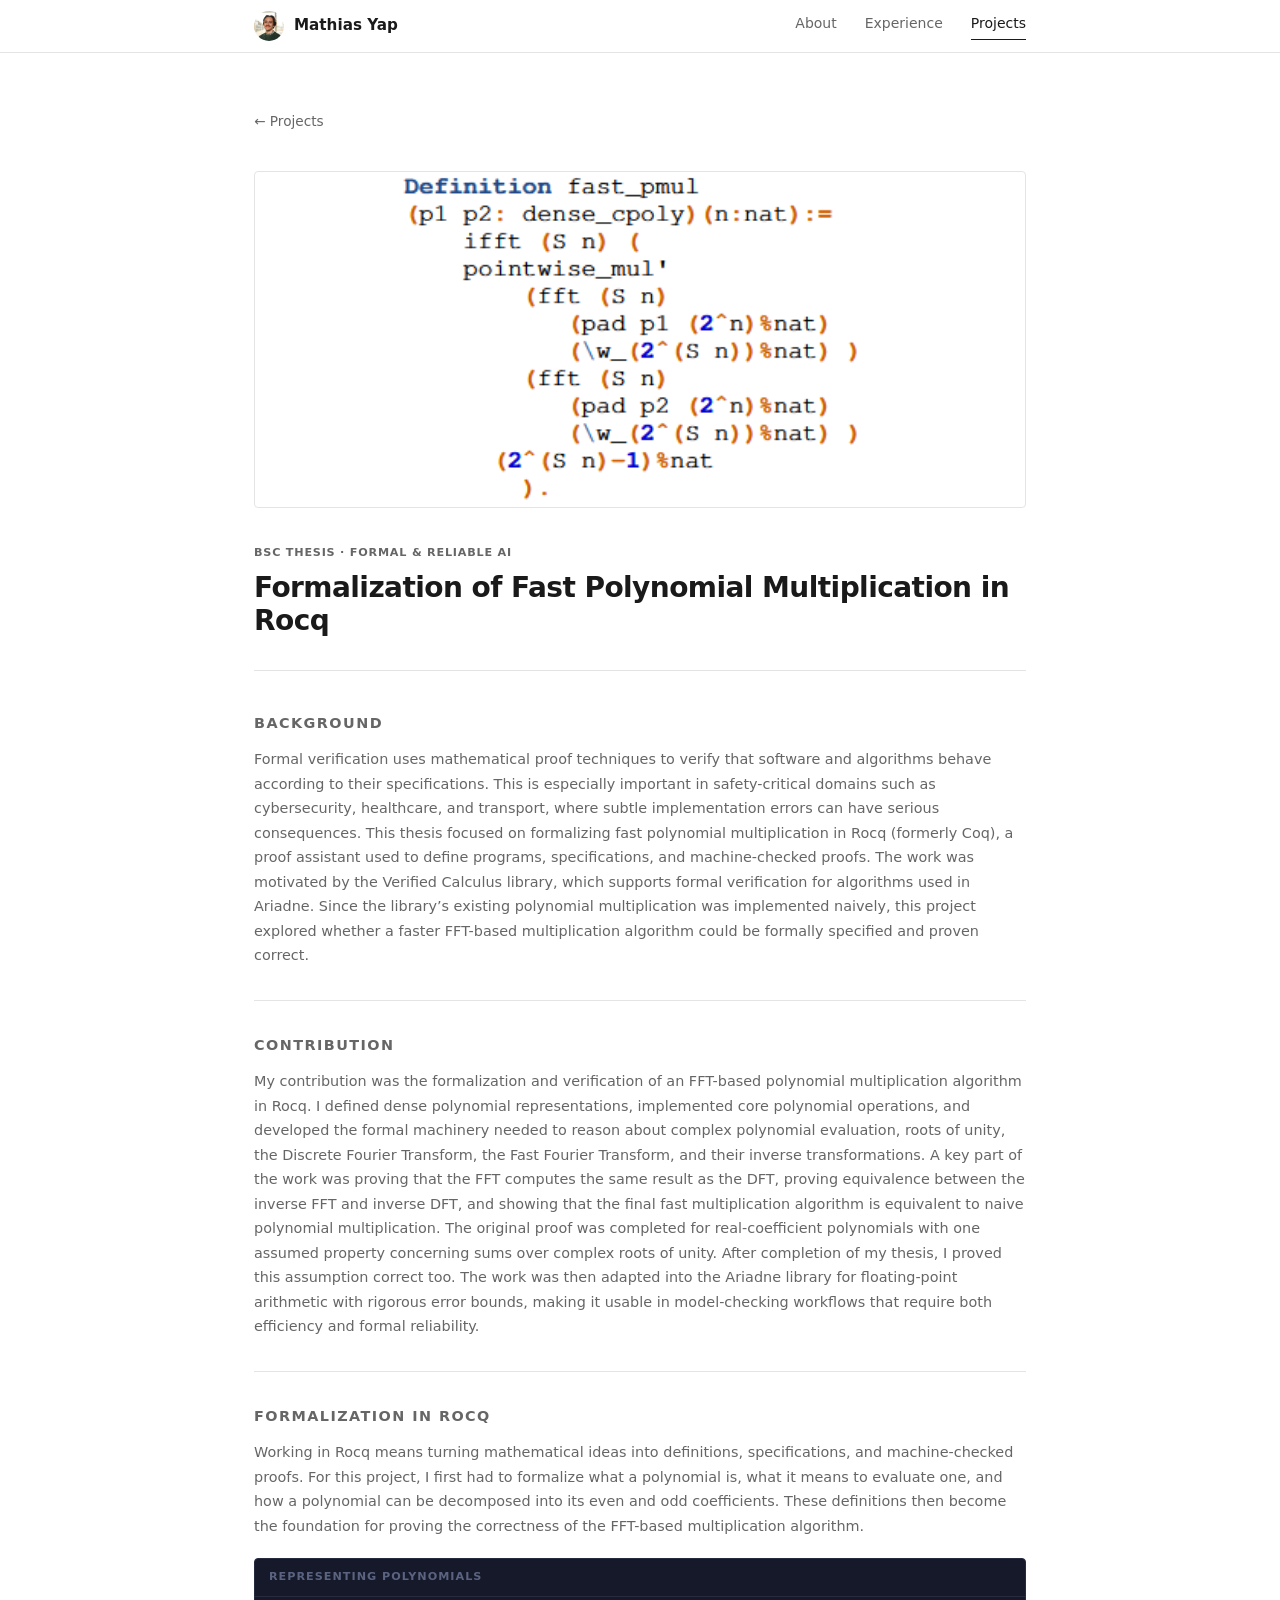
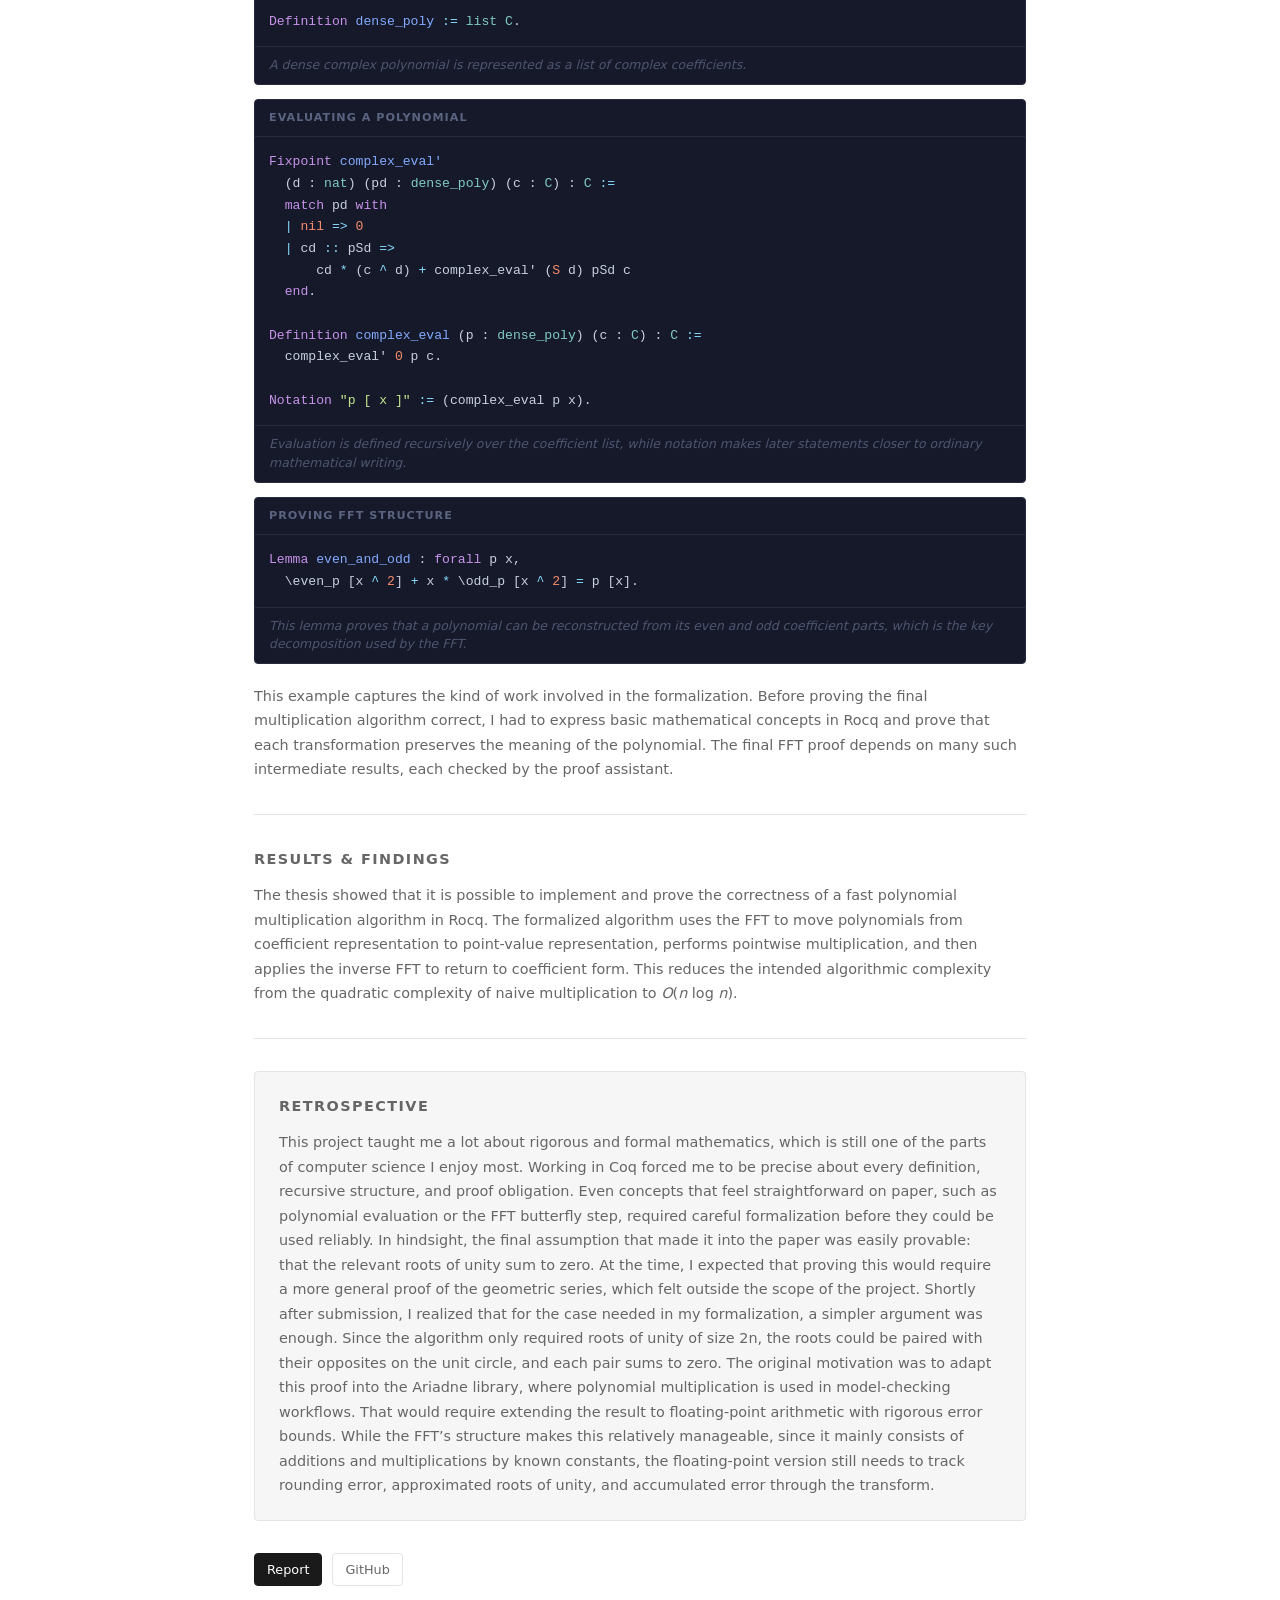
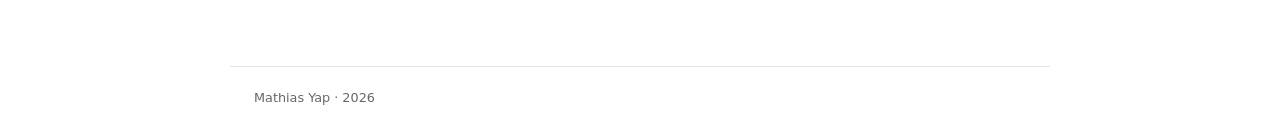
<file: projects/rocq-fft.html>
<!DOCTYPE html>
<html lang="en">

<head>
  <meta charset="UTF-8">
  <meta name="viewport" content="width=device-width, initial-scale=1.0">
  <title>Formalization of Fast Polynomial Multiplication &middot; Mathias Yap</title>
  <link rel="stylesheet" href="../style.css">
</head>

<body>
  <nav>
    <div class="nav-inner">
      <a class="nav-name" href="../index.html"><img class="nav-avatar" src="../profile_photo.jpg" alt="Mathias Yap">Mathias Yap</a>
      <div class="nav-links">
        <a href="../index.html">About</a>
        <a href="../experience.html">Experience</a>
        <a href="../projects.html" class="active">Projects</a>
      </div>
    </div>
  </nav>

  <main>
    <a href="../projects.html" class="back-link">&larr; Projects</a>

    <div class="project-banner" style="background: #fff;">
      <img src="../project_files/rocq_formalization/pmul_algorithm.png" alt="Fast polynomial multiplication algorithm">
    </div>

    <div class="project-header">
      <p class="card-context">BSc Thesis &middot; Formal &amp; Reliable AI</p>
      <h1>Formalization of Fast Polynomial Multiplication in Rocq</h1>
    </div>

    <div class="project-section">
      <p class="project-section-label">Background</p>
      <p>Formal verification uses mathematical proof techniques to verify that software and algorithms behave according
        to their specifications. This is especially important in safety-critical domains such as cybersecurity,
        healthcare, and transport, where subtle implementation errors can have serious consequences. This thesis focused
        on formalizing fast polynomial multiplication in Rocq (formerly Coq), a proof assistant used to define programs,
        specifications,
        and machine-checked proofs. The work was motivated by the Verified Calculus library, which supports formal
        verification for algorithms used in Ariadne. Since the library’s existing polynomial multiplication was
        implemented naively, this project explored whether a faster FFT-based multiplication algorithm could be formally
        specified and proven correct.</p>
    </div>

    <div class="project-section">
      <p class="project-section-label">Contribution</p>
      <p>My contribution was the formalization and verification of an FFT-based polynomial multiplication algorithm in
        Rocq. I defined dense polynomial representations, implemented core polynomial operations, and
        developed the
        formal machinery needed to reason about complex polynomial evaluation, roots of unity, the Discrete Fourier
        Transform, the Fast Fourier Transform, and their inverse transformations. A key part of the work was proving
        that the FFT computes the same result as the DFT, proving equivalence between the inverse FFT and inverse DFT,
        and showing that the final fast multiplication algorithm is equivalent to naive polynomial multiplication. The
        original proof was completed for real-coefficient polynomials with one assumed property concerning sums over
        complex roots of unity. After completion of my thesis, I proved this assumption correct too. The work was then
        adapted into the Ariadne library for floating-point arithmetic with rigorous error bounds, making it usable in
        model-checking workflows that require both efficiency and formal reliability.</p>
    </div>
    <div class="project-section">
      <p class="project-section-label">Formalization in Rocq</p>
      <p>Working in Rocq means turning mathematical ideas into definitions, specifications, and machine-checked proofs.
        For this project, I first had to formalize what a polynomial is, what it means to evaluate one, and how a
        polynomial can be decomposed into its even and odd coefficients. These definitions then become the foundation
        for
        proving the correctness of the FFT-based multiplication algorithm.</p>

      <div class="code-example-grid">
        <div class="code-example">
          <h3>Representing polynomials</h3>
          <pre><code><span class="ck">Definition</span> <span class="cf">dense_poly</span> <span class="co">:=</span> <span class="ct">list</span> <span class="ct">C</span>.</code></pre>
          <p class="image-caption">A dense complex polynomial is represented as a list of complex coefficients.</p>
        </div>

        <div class="code-example">
          <h3>Evaluating a polynomial</h3>
          <pre><code><span class="ck">Fixpoint</span> <span class="cf">complex_eval'</span>
  (d : <span class="ct">nat</span>) (pd : <span class="ct">dense_poly</span>) (c : <span class="ct">C</span>) : <span class="ct">C</span> <span class="co">:=</span>
  <span class="ck">match</span> pd <span class="ck">with</span>
  <span class="co">|</span> <span class="cc">nil</span> <span class="co">=&gt;</span> <span class="cn">0</span>
  <span class="co">|</span> cd <span class="co">::</span> pSd <span class="co">=&gt;</span>
      cd <span class="co">*</span> (c <span class="co">^</span> d) <span class="co">+</span> complex_eval' (<span class="cc">S</span> d) pSd c
  <span class="ck">end</span>.

<span class="ck">Definition</span> <span class="cf">complex_eval</span> (p : <span class="ct">dense_poly</span>) (c : <span class="ct">C</span>) : <span class="ct">C</span> <span class="co">:=</span>
  complex_eval' <span class="cn">0</span> p c.

<span class="ck">Notation</span> <span class="cs">"p [ x ]"</span> <span class="co">:=</span> (complex_eval p x).</code></pre>
          <p class="image-caption">Evaluation is defined recursively over the coefficient list, while notation makes
            later statements closer to ordinary mathematical writing.</p>
        </div>

        <div class="code-example">
          <h3>Proving FFT structure</h3>
          <pre><code><span class="ck">Lemma</span> <span class="cf">even_and_odd</span> : <span class="ck">forall</span> p x,
  \even_p [x <span class="co">^</span> <span class="cn">2</span>] <span class="co">+</span> x <span class="co">*</span> \odd_p [x <span class="co">^</span> <span class="cn">2</span>] <span class="co">=</span> p [x].</code></pre>
          <p class="image-caption">This lemma proves that a polynomial can be reconstructed from its even and odd
            coefficient parts, which is the key decomposition used by the FFT.</p>
        </div>
      </div>

      <p>This example captures the kind of work involved in the formalization. Before proving the final multiplication
        algorithm correct, I had to express basic mathematical concepts in Rocq and prove that each transformation
        preserves the meaning of the polynomial. The final FFT proof depends on many such intermediate results, each
        checked by the proof assistant.</p>
    </div>
    <div class="project-section">
      <p class="project-section-label">Results &amp; Findings</p>
      <p>The thesis showed that it is possible to implement and prove the correctness of a fast polynomial
        multiplication
        algorithm in Rocq. The formalized algorithm uses the FFT to move polynomials from coefficient
        representation to
        point-value representation, performs pointwise multiplication, and then applies the inverse FFT to return to
        coefficient form. This reduces the intended algorithmic complexity from the quadratic complexity of naive
        multiplication to <em>O</em>(<em>n</em> log <em>n</em>).</p>
    </div>

    <div class="project-retrospective">
      <p class="project-section-label">Retrospective</p>
      <p>This project taught me a lot about rigorous and formal mathematics, which is still one of the parts of computer
        science I enjoy most. Working in Coq forced me to be precise about every definition, recursive structure, and
        proof obligation. Even concepts that feel straightforward on paper, such as polynomial evaluation or the FFT
        butterfly step, required careful formalization before they could be used reliably.

        In hindsight, the final assumption that made it into the paper was easily provable: that the relevant roots of
        unity sum to zero. At the time, I expected that proving this would require a more general proof of the geometric
        series, which felt outside the scope of the project. Shortly after submission, I realized that for the case
        needed in my formalization, a simpler argument was enough. Since the algorithm only required roots of unity of
        size 2n, the roots could be paired with their opposites on the unit circle, and each pair sums to zero.

        The original motivation was to adapt this proof into the Ariadne library, where polynomial multiplication is
        used in model-checking workflows. That would require extending the result to floating-point arithmetic with
        rigorous error bounds. While the FFT’s structure makes this relatively manageable, since it mainly consists of
        additions and multiplications by known constants, the floating-point version still needs to track rounding
        error, approximated roots of unity, and accumulated error through the transform.</p>
    </div>

    <div class="project-links">
      <a href="../project_files/rocq_formalization/Bachelor_Thesis.pdf" class="btn btn-dark">Report</a>
      <a href="https://github.com/Mathias-Yap/Fast-polynomial-multiplication-in-Coq" class="btn">GitHub</a>
    </div>
  </main>

  <footer>
    <p>Mathias Yap &middot; 2026</p>
  </footer>
</body>

</html>
</file>
<file: style.css>
*, *::before, *::after {
  box-sizing: border-box;
  margin: 0;
  padding: 0;
}

:root {
  --bg: #ffffff;
  --surface: #f6f6f6;
  --border: #e4e4e4;
  --text: #1a1a1a;
  --text-muted: #666;
  --font: -apple-system, BlinkMacSystemFont, 'Segoe UI', system-ui, sans-serif;
  --max-w: 820px;
  --radius: 4px;
}

html {
  scroll-behavior: smooth;
}

body {
  font-family: var(--font);
  color: var(--text);
  background: var(--bg);
  line-height: 1.65;
  font-size: 15.5px;
}

a {
  color: inherit;
}

/* === Navigation === */
nav {
  position: sticky;
  top: 0;
  background: rgba(255, 255, 255, 0.95);
  backdrop-filter: blur(6px);
  border-bottom: 1px solid var(--border);
  z-index: 100;
}

.nav-inner {
  max-width: var(--max-w);
  margin: 0 auto;
  padding: 0 24px;
  display: flex;
  align-items: center;
  justify-content: space-between;
  height: 52px;
}

.nav-name {
  font-weight: 600;
  font-size: 0.95rem;
  text-decoration: none;
  display: flex;
  align-items: center;
  gap: 10px;
}

.nav-avatar {
  width: 30px;
  height: 30px;
  border-radius: 50%;
  object-fit: cover;
  display: block;
  flex-shrink: 0;
}

.nav-links {
  display: flex;
  gap: 28px;
}

.nav-links a {
  text-decoration: none;
  color: var(--text-muted);
  font-size: 0.875rem;
  padding-bottom: 3px;
  border-bottom: 1.5px solid transparent;
  transition: color 0.15s, border-color 0.15s;
}

.nav-links a:hover {
  color: var(--text);
}

.nav-links a.active {
  color: var(--text);
  border-bottom-color: var(--text);
}

/* === Layout === */
main {
  max-width: var(--max-w);
  margin: 0 auto;
  padding: 56px 24px 80px;
}

/* === Profile Header (About page) === */
.profile-header {
  display: flex;
  align-items: center;
  gap: 24px;
  margin-bottom: 48px;
  padding-bottom: 32px;
  border-bottom: 1px solid var(--border);
}

.profile-photo {
  width: 88px;
  height: 88px;
  border-radius: 50%;
  object-fit: cover;
  flex-shrink: 0;
}

.profile-header h1 {
  font-size: 1.9rem;
  font-weight: 600;
  letter-spacing: -0.02em;
  margin-bottom: 6px;
}

.profile-header .subtitle {
  color: var(--text-muted);
  font-size: 0.95rem;
}

/* === Page Header === */
.page-header {
  margin-bottom: 48px;
  padding-bottom: 32px;
  border-bottom: 1px solid var(--border);
}

.page-header h1 {
  font-size: 1.9rem;
  font-weight: 600;
  letter-spacing: -0.02em;
  margin-bottom: 6px;
}

.page-header .subtitle {
  color: var(--text-muted);
  font-size: 0.95rem;
}

/* === Sections === */
section {
  margin-bottom: 48px;
}

section:last-child {
  margin-bottom: 0;
}

.section-label {
  font-size: 0.68rem;
  font-weight: 700;
  letter-spacing: 0.1em;
  text-transform: uppercase;
  color: var(--text-muted);
  margin-bottom: 20px;
  padding-bottom: 8px;
  border-bottom: 1px solid var(--border);
}

/* === Experience Entries === */
.entry {
  margin-bottom: 28px;
  padding-bottom: 28px;
  border-bottom: 1px solid var(--border);
}

.entry:last-child {
  border-bottom: none;
  margin-bottom: 0;
  padding-bottom: 0;
}

.entry-header {
  display: flex;
  justify-content: space-between;
  align-items: baseline;
  gap: 12px;
  margin-bottom: 3px;
}

.entry-title {
  font-weight: 600;
  font-size: 0.975rem;
}

.entry-date {
  font-size: 0.83rem;
  color: var(--text-muted);
  white-space: nowrap;
  flex-shrink: 0;
}

.entry-sub {
  color: var(--text-muted);
  font-size: 0.875rem;
  margin-bottom: 10px;
}

.entry-note {
  font-size: 0.85rem;
  color: var(--text-muted);
  font-style: italic;
  margin-bottom: 10px;
}

.entry ul {
  padding-left: 18px;
  font-size: 0.875rem;
}

.entry ul li {
  margin-bottom: 5px;
}

/* === Skills Table === */
.skills-table {
  display: grid;
  gap: 10px;
  font-size: 0.875rem;
}

.skills-row {
  display: flex;
  gap: 16px;
}

.skills-label {
  font-weight: 600;
  width: 150px;
  flex-shrink: 0;
}

.skills-value {
  color: var(--text-muted);
}

/* === Contact === */
.contact-links {
  display: flex;
  gap: 20px;
  flex-wrap: wrap;
}

.contact-links a {
  font-size: 0.9rem;
  text-decoration: none;
  color: var(--text-muted);
  border-bottom: 1px solid transparent;
  padding-bottom: 1px;
  transition: color 0.15s, border-color 0.15s;
}

.contact-links a:hover {
  color: var(--text);
  border-color: var(--border);
}

/* === Interest List === */
.interest-list {
  padding-left: 18px;
  font-size: 0.9rem;
  line-height: 1.7;
}

.interest-list li {
  margin-bottom: 10px;
}

/* === Project Cards === */
.projects-grid {
  display: grid;
  grid-template-columns: repeat(2, 1fr);
  gap: 20px;
}

.card {
  border: 1px solid var(--border);
  border-radius: var(--radius);
  overflow: hidden;
  display: flex;
  flex-direction: column;
}

.card-img {
  width: 100%;
  aspect-ratio: 16 / 9;
  background: var(--surface);
  display: flex;
  align-items: center;
  justify-content: center;
  font-size: 0.78rem;
  color: var(--text-muted);
  border-bottom: 1px solid var(--border);
  overflow: hidden;
}

.card-img img {
  width: 100%;
  height: 100%;
  object-fit: cover;
  display: block;
}

.card-body {
  padding: 16px 18px 18px;
  display: flex;
  flex-direction: column;
  flex: 1;
}

.card-context {
  font-size: 0.7rem;
  font-weight: 600;
  letter-spacing: 0.07em;
  text-transform: uppercase;
  color: var(--text-muted);
  margin-bottom: 5px;
}

.card-title {
  font-weight: 600;
  font-size: 0.95rem;
  line-height: 1.3;
  margin-bottom: 10px;
}

.card-status {
  display: inline-block;
  font-size: 0.65rem;
  font-weight: 700;
  letter-spacing: 0.08em;
  text-transform: uppercase;
  padding: 2px 7px;
  border-radius: 3px;
  background: var(--surface);
  border: 1px solid var(--border);
  color: var(--text-muted);
  margin-bottom: 12px;
}

.card-section {
  margin-bottom: 14px;
  padding-bottom: 14px;
  border-bottom: 1px solid var(--border);
}

.card-section:last-of-type {
  border-bottom: none;
  padding-bottom: 0;
}

.card-section-label {
  font-size: 0.62rem;
  font-weight: 700;
  letter-spacing: 0.1em;
  text-transform: uppercase;
  color: var(--text-muted);
  margin-bottom: 5px;
}

.card-section p {
  font-size: 0.845rem;
  color: var(--text-muted);
  line-height: 1.65;
}

.placeholder {
  color: #aaa;
  font-style: italic;
}

.card-links {
  display: flex;
  gap: 8px;
  margin-top: auto;
  padding-top: 4px;
}

.btn {
  display: inline-block;
  font-size: 0.8rem;
  font-family: var(--font);
  padding: 5px 12px;
  border: 1px solid var(--border);
  border-radius: var(--radius);
  text-decoration: none;
  color: var(--text-muted);
  background: var(--bg);
  cursor: pointer;
  transition: background 0.12s, color 0.12s;
}

.btn:hover {
  background: var(--surface);
  color: var(--text);
}

.btn-dark {
  background: var(--text);
  color: var(--bg);
  border-color: var(--text);
}

.btn-dark:hover {
  opacity: 0.8;
  background: var(--text);
  color: var(--bg);
}

/* === Footer === */
footer {
  max-width: var(--max-w);
  margin: 0 auto;
  padding: 20px 24px;
  border-top: 1px solid var(--border);
  font-size: 0.8rem;
  color: var(--text-muted);
}

/* === Featured Project Cards === */
.card-featured {
  display: flex;
  border: 1px solid var(--border);
  border-radius: var(--radius);
  overflow: hidden;
  text-decoration: none;
  color: inherit;
  transition: border-color 0.15s;
}

.card-featured + .card-featured {
  margin-top: 16px;
}

.card-featured:hover {
  border-color: #aaa;
}

.card-featured-img {
  width: 38%;
  flex-shrink: 0;
  background: var(--surface);
  border-right: 1px solid var(--border);
  overflow: hidden;
}

.card-featured-img img {
  width: 100%;
  height: 100%;
  object-fit: contain;
  display: block;
}

.card-featured-placeholder {
  height: 100%;
  min-height: 180px;
  display: flex;
  align-items: center;
  justify-content: center;
  font-size: 0.78rem;
  color: var(--text-muted);
}

.card-featured-body {
  padding: 24px 28px;
  display: flex;
  flex-direction: column;
}

.card-featured-body .card-context {
  margin-bottom: 6px;
}

.card-featured-body .card-title {
  font-size: 1.05rem;
  margin-bottom: 12px;
}

.card-featured-desc {
  font-size: 0.875rem;
  color: var(--text-muted);
  line-height: 1.65;
  flex: 1;
}

.card-featured-action {
  margin-top: 18px;
  font-size: 0.83rem;
  color: var(--text-muted);
  transition: color 0.15s;
}

.card-featured:hover .card-featured-action {
  color: var(--text);
}

/* === Compact Project Grid === */
.projects-grid-compact {
  display: grid;
  grid-template-columns: repeat(3, 1fr);
  gap: 16px;
}

.card-compact {
  border: 1px solid var(--border);
  border-radius: var(--radius);
  overflow: hidden;
  display: flex;
  flex-direction: column;
}

.card-compact-img {
  width: 100%;
  aspect-ratio: 16 / 9;
  background: var(--surface);
  display: flex;
  align-items: center;
  justify-content: center;
  font-size: 0.75rem;
  color: var(--text-muted);
  border-bottom: 1px solid var(--border);
  overflow: hidden;
}

.card-compact-img img {
  width: 100%;
  height: 100%;
  object-fit: cover;
  display: block;
}

.card-compact-body {
  padding: 12px 14px 14px;
  display: flex;
  flex-direction: column;
  flex: 1;
}

.card-compact-body .card-context {
  margin-bottom: 3px;
}

.card-compact-body .card-title {
  font-size: 0.875rem;
  margin-bottom: 8px;
}

.card-compact-body .card-status {
  margin-bottom: 6px;
}

.card-compact-desc {
  font-size: 0.815rem;
  color: var(--text-muted);
  line-height: 1.6;
  flex: 1;
  margin-bottom: 12px;
}

/* === Project Detail Page === */
.back-link {
  display: inline-block;
  font-size: 0.855rem;
  color: var(--text-muted);
  text-decoration: none;
  margin-bottom: 36px;
  border-bottom: 1px solid transparent;
  padding-bottom: 1px;
  transition: color 0.15s, border-color 0.15s;
}

.back-link:hover {
  color: var(--text);
  border-color: var(--border);
}

.project-banner {
  width: 100%;
  aspect-ratio: 16 / 7;
  background: var(--surface);
  border-radius: var(--radius);
  border: 1px solid var(--border);
  overflow: hidden;
  margin-bottom: 36px;
}

.project-banner img {
  width: 100%;
  height: 100%;
  object-fit: contain;
  display: block;
}

.project-header {
  margin-bottom: 40px;
  padding-bottom: 32px;
  border-bottom: 1px solid var(--border);
}

.project-header h1 {
  font-size: 1.75rem;
  font-weight: 600;
  letter-spacing: -0.02em;
  line-height: 1.2;
  margin-top: 8px;
}

.project-section {
  margin-bottom: 32px;
  padding-bottom: 32px;
  border-bottom: 1px solid var(--border);
}

.project-section-label {
  font-size: 0.68rem;
  font-weight: 700;
  letter-spacing: 0.1em;
  text-transform: uppercase;
  color: var(--text-muted);
  margin-bottom: 12px;
}

.project-section p,
.project-retrospective p {
  font-size: 0.9rem;
  line-height: 1.7;
  color: var(--text-muted);
}

.project-retrospective {
  background: var(--surface);
  border-radius: var(--radius);
  border: 1px solid var(--border);
  padding: 22px 24px;
  margin-bottom: 32px;
}

.project-links {
  display: flex;
  gap: 10px;
  align-items: center;
}

/* === Project Animations === */
.anim-placeholder {
  width: 100%;
  aspect-ratio: 16 / 9;
  background: var(--surface);
  border: 1px solid var(--border);
  border-radius: var(--radius);
  overflow: hidden;
  display: flex;
  align-items: center;
  justify-content: center;
  font-size: 0.78rem;
  color: var(--text-muted);
}

.anim-placeholder img,
.anim-placeholder video {
  width: 100%;
  height: 100%;
  object-fit: cover;
  display: block;
}

.anim-feature .anim-placeholder img {
  object-fit: contain;
}

.anim-feature {
  margin-top: 20px;
}

.anim-feature .anim-placeholder {
  aspect-ratio: 16 / 7;
}

.anim-caption {
  font-size: 0.78rem;
  color: var(--text-muted);
  text-align: center;
  margin-top: 8px;
  font-style: italic;
}

.anim-grid {
  display: grid;
  grid-template-columns: repeat(2, 1fr);
  gap: 14px;
  margin-top: 20px;
}

.anim-card-label {
  font-size: 0.75rem;
  font-weight: 600;
  color: var(--text-muted);
  margin-bottom: 6px;
}

.anim-card .anim-placeholder {
  aspect-ratio: unset;
  height: auto;
}

.anim-card .anim-placeholder video {
  height: auto;
}

/* Code examples */
.code-example-grid {
  display: grid;
  grid-template-columns: 1fr 1fr;
  gap: 14px;
  margin: 20px 0;
}

.code-example:nth-child(1) { grid-column: 1 / 3; }
.code-example:nth-child(2) { grid-column: 1 / 3; }
.code-example:nth-child(3) { grid-column: 1 / 3; }

.code-example {
  background: #16192a;
  border-radius: var(--radius);
  border: 1px solid #272b40;
  overflow: hidden;
  display: flex;
  flex-direction: column;
}

.code-example h3 {
  font-size: 0.7rem;
  font-weight: 600;
  letter-spacing: 0.09em;
  text-transform: uppercase;
  color: #5a6480;
  padding: 9px 14px;
  border-bottom: 1px solid #272b40;
  margin: 0;
}

.code-example pre {
  margin: 0;
  padding: 14px;
  overflow-x: auto;
  font-size: 0.82rem;
  line-height: 1.65;
  font-family: 'JetBrains Mono', 'Fira Code', 'Cascadia Code', ui-monospace, 'SF Mono', Menlo, monospace;
  color: #c8d0e0;
  flex: 1;
}

.code-example code {
  font-family: inherit;
  background: none;
  padding: 0;
}

.code-example .image-caption {
  font-size: 0.78rem;
  color: #4e5670;
  padding: 9px 14px;
  border-top: 1px solid #272b40;
  margin: 0;
  font-style: italic;
  line-height: 1.5;
}

/* Rocq syntax tokens */
.ck { color: #c792ea; }
.ct { color: #80cbc4; }
.cf { color: #82aaff; }
.cc { color: #f78c6c; }
.co { color: #89ddff; }
.cn { color: #f78c6c; }
.cs { color: #c3e88d; }

/* === Responsive === */
@media (max-width: 780px) {
  .projects-grid-compact {
    grid-template-columns: repeat(2, 1fr);
  }
}

@media (max-width: 640px) {
  main {
    padding: 36px 16px 60px;
  }

  .nav-inner {
    padding: 0 16px;
  }

  .page-header h1 {
    font-size: 1.5rem;
  }

  .projects-grid {
    grid-template-columns: 1fr;
  }

  .card-featured {
    flex-direction: column;
  }

  .card-featured-img {
    width: 100%;
    aspect-ratio: 16 / 9;
    border-right: none;
    border-bottom: 1px solid var(--border);
  }

  .card-featured-placeholder {
    min-height: 0;
  }

  .projects-grid-compact {
    grid-template-columns: 1fr;
  }

  .anim-grid {
    grid-template-columns: 1fr;
  }

  .code-example-grid {
    grid-template-columns: 1fr;
  }

  .code-example:nth-child(1),
  .code-example:nth-child(2),
  .code-example:nth-child(3) {
    grid-column: 1;
    grid-row: auto;
  }

  .entry-header {
    flex-direction: column;
    gap: 1px;
  }

  .skills-label {
    width: 120px;
  }

  footer {
    padding: 16px;
  }
}
</file>
